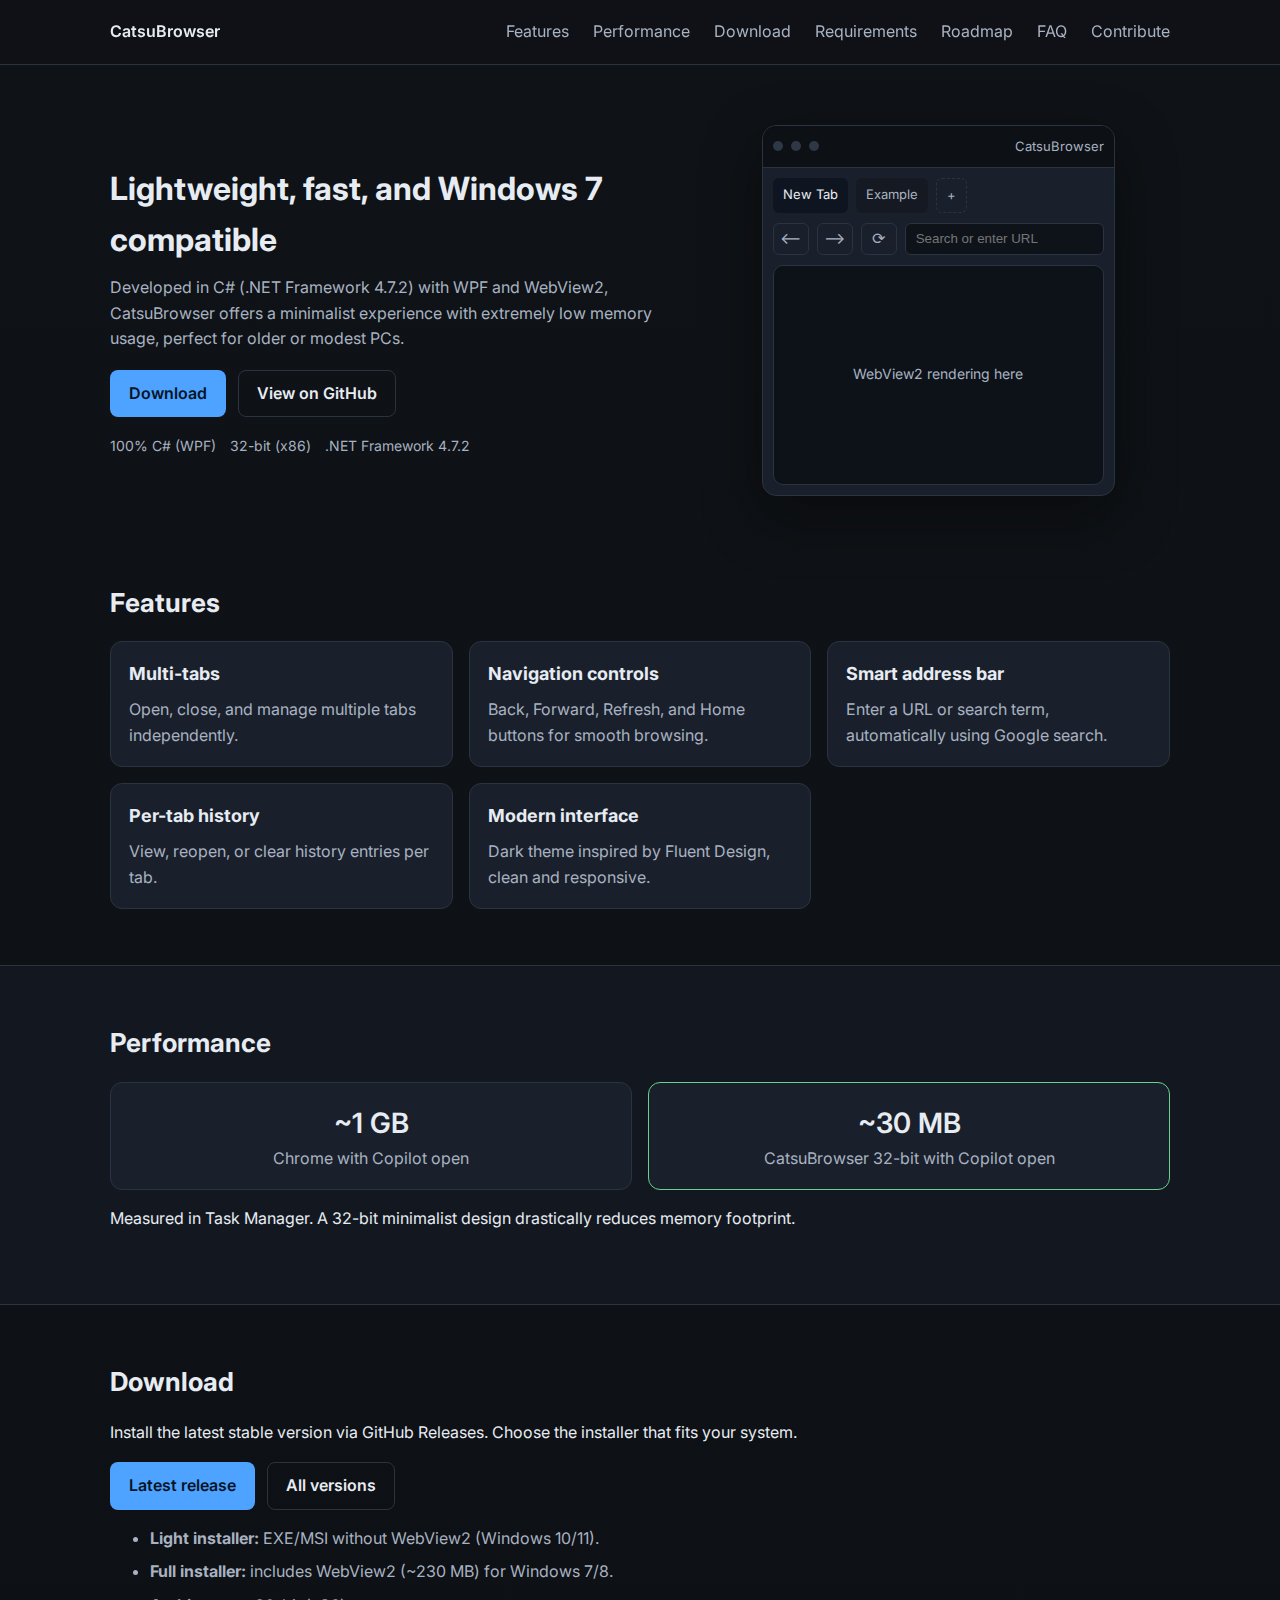
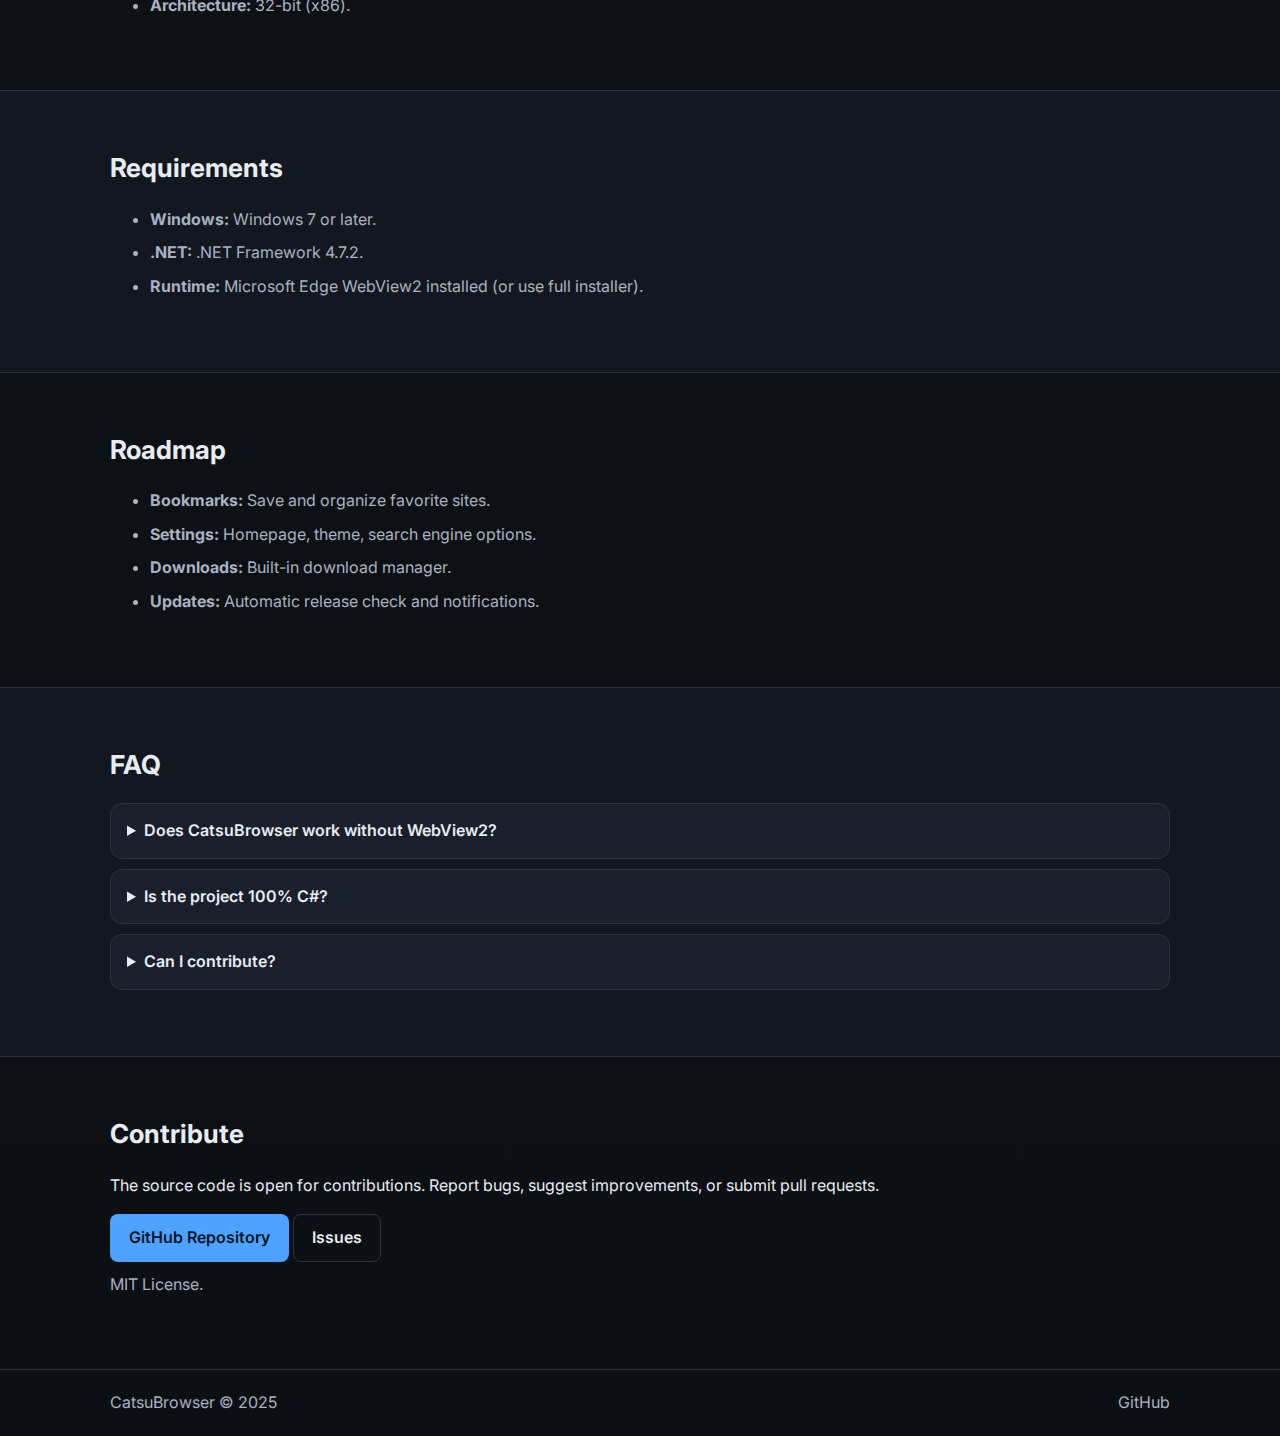
<file: docs/index.html>
<!DOCTYPE html>
<html lang="en">
<head>
  <meta charset="utf-8" />
  <meta name="viewport" content="width=device-width, initial-scale=1" />
  <title>CatsuBrowser — Lightweight Browser for Windows</title>
  <meta name="description" content="CatsuBrowser is a lightweight 32-bit browser for Windows, built in C# (.NET Framework 4.7.2) with WebView2." />
  <link rel="preconnect" href="https://fonts.googleapis.com" />
  <link rel="preconnect" href="https://fonts.gstatic.com" crossorigin />
  <link href="https://fonts.googleapis.com/css2?family=Inter:wght@400;600&display=swap" rel="stylesheet" />
  <link rel="stylesheet" href="style.css" />
</head>
<body>
  <header class="site-header">
    <div class="container header-inner">
      <a class="brand" href="#">CatsuBrowser</a>
      <nav class="nav">
        <a href="#features">Features</a>
        <a href="#performance">Performance</a>
        <a href="#download">Download</a>
        <a href="#requirements">Requirements</a>
        <a href="#roadmap">Roadmap</a>
        <a href="#faq">FAQ</a>
        <a href="#contribute">Contribute</a>
      </nav>
    </div>
  </header>

  <section class="hero">
    <div class="container hero-inner">
      <div class="hero-text">
        <h1>Lightweight, fast, and Windows 7 compatible</h1>
        <p>
          Developed in C# (.NET Framework 4.7.2) with WPF and WebView2, CatsuBrowser offers a minimalist experience
          with extremely low memory usage, perfect for older or modest PCs.
        </p>
        <div class="hero-actions">
          <a class="btn primary" href="#download">Download</a>
          <a class="btn secondary" href="https://github.com/yourusername/CatsuBrowser" target="_blank" rel="noopener">View on GitHub</a>
        </div>
        <div class="hero-meta">
          <span>100% C# (WPF)</span>
          <span>32-bit (x86)</span>
          <span>.NET Framework 4.7.2</span>
        </div>
      </div>
      <div class="hero-visual">
        <div class="window-mock" aria-hidden="true">
          <div class="window-bar">
            <span class="dot"></span><span class="dot"></span><span class="dot"></span>
            <span class="title">CatsuBrowser</span>
          </div>
          <div class="window-body">
            <div class="tabbar"><span class="tab active">New Tab</span><span class="tab">Example</span><span class="tab add">+</span></div>
            <div class="toolbar">
              <span class="btn-icon">⟵</span>
              <span class="btn-icon">⟶</span>
              <span class="btn-icon">⟳</span>
              <input type="text" class="address" placeholder="Search or enter URL" />
            </div>
            <div class="content">
              <div class="placeholder">WebView2 rendering here</div>
            </div>
          </div>
        </div>
      </div>
    </div>
  </section>

  <main>
    <section id="features" class="section">
      <div class="container">
        <h2>Features</h2>
        <div class="cards">
          <div class="card"><h3>Multi-tabs</h3><p>Open, close, and manage multiple tabs independently.</p></div>
          <div class="card"><h3>Navigation controls</h3><p>Back, Forward, Refresh, and Home buttons for smooth browsing.</p></div>
          <div class="card"><h3>Smart address bar</h3><p>Enter a URL or search term, automatically using Google search.</p></div>
          <div class="card"><h3>Per-tab history</h3><p>View, reopen, or clear history entries per tab.</p></div>
          <div class="card"><h3>Modern interface</h3><p>Dark theme inspired by Fluent Design, clean and responsive.</p></div>
        </div>
      </div>
    </section>

    <section id="performance" class="section alt">
      <div class="container">
        <h2>Performance</h2>
        <div class="perf-grid">
          <div class="perf-card"><div class="stat">~1 GB</div><div class="label">Chrome with Copilot open</div></div>
          <div class="perf-card highlight"><div class="stat">~30 MB</div><div class="label">CatsuBrowser 32-bit with Copilot open</div></div>
        </div>
        <p class="note">Measured in Task Manager. A 32-bit minimalist design drastically reduces memory footprint.</p>
      </div>
    </section>

    <section id="download" class="section">
      <div class="container">
        <h2>Download</h2>
        <p>Install the latest stable version via GitHub Releases. Choose the installer that fits your system.</p>
        <div class="download-actions">
          <a class="btn primary" id="latest-release" href="https://github.com/yourusername/CatsuBrowser/releases/latest" target="_blank" rel="noopener">Latest release</a>
          <a class="btn secondary" href="https://github.com/yourusername/CatsuBrowser/releases" target="_blank" rel="noopener">All versions</a>
        </div>
        <ul class="download-notes">
          <li><strong>Light installer:</strong> EXE/MSI without WebView2 (Windows 10/11).</li>
          <li><strong>Full installer:</strong> includes WebView2 (~230 MB) for Windows 7/8.</li>
          <li><strong>Architecture:</strong> 32-bit (x86).</li>
        </ul>
      </div>
    </section>

    <section id="requirements" class="section alt">
      <div class="container">
        <h2>Requirements</h2>
        <ul class="reqs">
          <li><strong>Windows:</strong> Windows 7 or later.</li>
          <li><strong>.NET:</strong> .NET Framework 4.7.2.</li>
          <li><strong>Runtime:</strong> Microsoft Edge WebView2 installed (or use full installer).</li>
        </ul>
      </div>
    </section>

    <section id="roadmap" class="section">
      <div class="container">
        <h2>Roadmap</h2>
        <ul class="roadmap">
          <li><strong>Bookmarks:</strong> Save and organize favorite sites.</li>
          <li><strong>Settings:</strong> Homepage, theme, search engine options.</li>
          <li><strong>Downloads:</strong> Built-in download manager.</li>
          <li><strong>Updates:</strong> Automatic release check and notifications.</li>
        </ul>
      </div>
    </section>

    <section id="faq" class="section alt">
      <div class="container">
        <h2>FAQ</h2>
        <div class="faq">
          <details><summary>Does CatsuBrowser work without WebView2?</summary><p>No. On Windows 7/8, use the full installer or install WebView2 manually.</p></details>
          <details><summary>Is the project 100% C#?</summary><p>Yes, the browser is fully developed in C# (WPF). This site is just a static HTML/CSS/JS showcase.</p></details>
          <details><summary>Can I contribute?</summary><p>Yes, open issues or pull requests on GitHub.</p></details>
        </div>
      </div>
    </section>

    <section id="contribute" class="section">
      <div class="container">
        <h2>Contribute</h2>
        <p>The source code is open for contributions. Report bugs, suggest improvements, or submit pull requests.</p>
        <div class="contrib-actions">
          <a class="btn primary" href="https://github.com/yourusername/CatsuBrowser" target="_blank" rel="noopener">GitHub Repository</a>
          <a class="btn secondary" href="https://github.com/yourusername/CatsuBrowser/issues" target="_blank" rel="noopener">Issues</a>
        </div>
        <p class="license">MIT License.</p>
      </div>
    </section>
  </main>

  <footer class="site-footer">
    <div class="container footer-inner">
      <span>CatsuBrowser © 2025</span>
      <span><a href="https://github.com/yourusername/CatsuBrowser" target="_blank" rel="noopener">GitHub</a></span>
    </div>
  </footer>

  <script src="script.js"></script>
</body>
</html>
</file>
<file: docs/style.css>
:root {
  --bg: #0f1216;
  --bg-alt: #131820;
  --text: #e7ecf3;
  --muted: #a8b2c1;
  --primary: #4da3ff;
  --card: #1a202b;
  --border: #2a3340;
  --green: #67d28b;
}

* { box-sizing: border-box; }
html, body { margin: 0; padding: 0; }
body {
  font-family: Inter, system-ui, -apple-system, Segoe UI, Roboto, Arial, sans-serif;
  background: linear-gradient(180deg, var(--bg) 0%, #0c0f13 100%);
  color: var(--text);
  line-height: 1.6;
}

.container { max-width: 1100px; margin: 0 auto; padding: 0 20px; }

.site-header {
  position: sticky; top: 0; z-index: 10;
  background: rgba(15, 18, 22, 0.8); backdrop-filter: blur(8px);
  border-bottom: 1px solid var(--border);
}
.header-inner { display: flex; justify-content: space-between; align-items: center; height: 64px; }
.brand { font-weight: 600; color: var(--text); text-decoration: none; }
.nav a { color: var(--muted); text-decoration: none; margin-left: 20px; }
.nav a:hover { color: var(--text); }

.hero { padding: 60px 0 30px; }
.hero-inner { display: grid; grid-template-columns: 1.2fr 1fr; gap: 40px; align-items: center; }
.hero h1 { margin: 0 0 10px; font-size: 32px; }
.hero p { margin: 0 0 18px; color: var(--muted); }
.hero-actions { display: flex; gap: 12px; margin: 18px 0; }
.hero-meta { display: flex; gap: 14px; color: var(--muted); font-size: 14px; margin-top: 8px; }

.btn {
  display: inline-block; padding: 10px 18px; border-radius: 8px;
  text-decoration: none; font-weight: 600; border: 1px solid var(--border);
}
.btn.primary { background: var(--primary); color: #061426; border-color: transparent; }
.btn.primary:hover { background: #3a92f1; }
.btn.secondary { background: transparent; color: var(--text); }
.btn.secondary:hover { border-color: #3a92f1; }

.hero-visual { display: flex; justify-content: center; }
.window-mock {
  max-width: 520px; border-radius: 14px; overflow: hidden;
  border: 1px solid var(--border); background: var(--card);
  box-shadow: 0 20px 60px rgba(0,0,0,0.35);
}
.window-bar { display: flex; align-items: center; gap: 8px; padding: 10px; background: #0d1116; border-bottom: 1px solid var(--border); }
.window-bar .dot { width: 10px; height: 10px; border-radius: 50%; background: #2e3745; }
.window-bar .title { margin-left: auto; color: var(--muted); font-size: 13px; }
.window-body { padding: 10px; }
.tabbar { display: flex; gap: 8px; margin-bottom: 10px; }
.tab { padding: 6px 10px; border-radius: 6px; background: #151a22; color: var(--muted); font-size: 13px; }
.tab.active { background: #0f1520; color: var(--text); }
.tab.add { background: transparent; border: 1px dashed var(--border); }
.toolbar { display: grid; grid-template-columns: auto auto auto 1fr; gap: 8px; margin-bottom: 10px; }
.btn-icon { width: 36px; height: 32px; display: grid; place-items: center; border: 1px solid var(--border); border-radius: 6px; color: var(--muted); }
.btn-icon:hover { color: var(--text); border-color: #3a92f1; }
.address { width: 100%; height: 32px; border-radius: 6px; border: 1px solid var(--border); background: #0e131a; color: var(--text); padding: 0 10px; }
.content { display: grid; place-items: center; height: 220px; border: 1px solid var(--border); border-radius: 10px; background: #0d1219; }
.placeholder { color: var(--muted); font-size: 14px; }

.section { padding: 56px 0; }
.section.alt { background: var(--bg-alt); border-top: 1px solid var(--border); border-bottom: 1px solid var(--border); }
.section h2 { margin: 0 0 18px; font-size: 26px; }
.cards { display: grid; grid-template-columns: repeat(3, 1fr); gap: 16px; }
.card { background: var(--card); border: 1px solid var(--border); border-radius: 12px; padding: 18px; }
.card h3 { margin: 0 0 8px; font-size: 18px; }
.card p { margin: 0; color: var(--muted); }

.perf-grid { display: grid; grid-template-columns: repeat(2, 1fr); gap: 16px; }
.perf-card { background: var(--card); border: 1px solid var(--border); border-radius: 12px; padding: 18px; text-align: center; }
.perf-card .stat { font-size: 28px; font-weight: 600; }
.perf-card .label { color: var(--muted); }
.perf-card.highlight { border-color: var(--green); }

.download-actions { display: flex; gap: 12px; margin: 16px 0; }
.download-notes, .reqs, .roadmap { color: var(--muted); }
.download-notes li, .reqs li, .roadmap li { margin: 8px 0; }
.license { color: var(--muted); margin-top: 10px; }

.faq details { background: var(--card); border: 1px solid var(--border); border-radius: 12px; padding: 14px 16px; margin-bottom: 10px; }
.faq summary { cursor: pointer; font-weight: 600; }

.site-footer { border-top: 1px solid var(--border); padding: 20px 0; }
.footer-inner { display: flex; justify-content: space-between; align-items: center; color: var(--muted); }
.footer-inner a { color: var(--muted); text-decoration: none; }
.footer-inner a:hover { color: var(--text); }

@media (max-width: 900px) {
  .hero-inner { grid-template-columns: 1fr; }
  .cards { grid-template-columns: 1fr 1fr; }
}
@media (max-width: 600px) {
  .nav { display: none; }
  .cards { grid-template-columns: 1fr; }
  .perf-grid { grid-template-columns: 1fr; }
}
</file>
